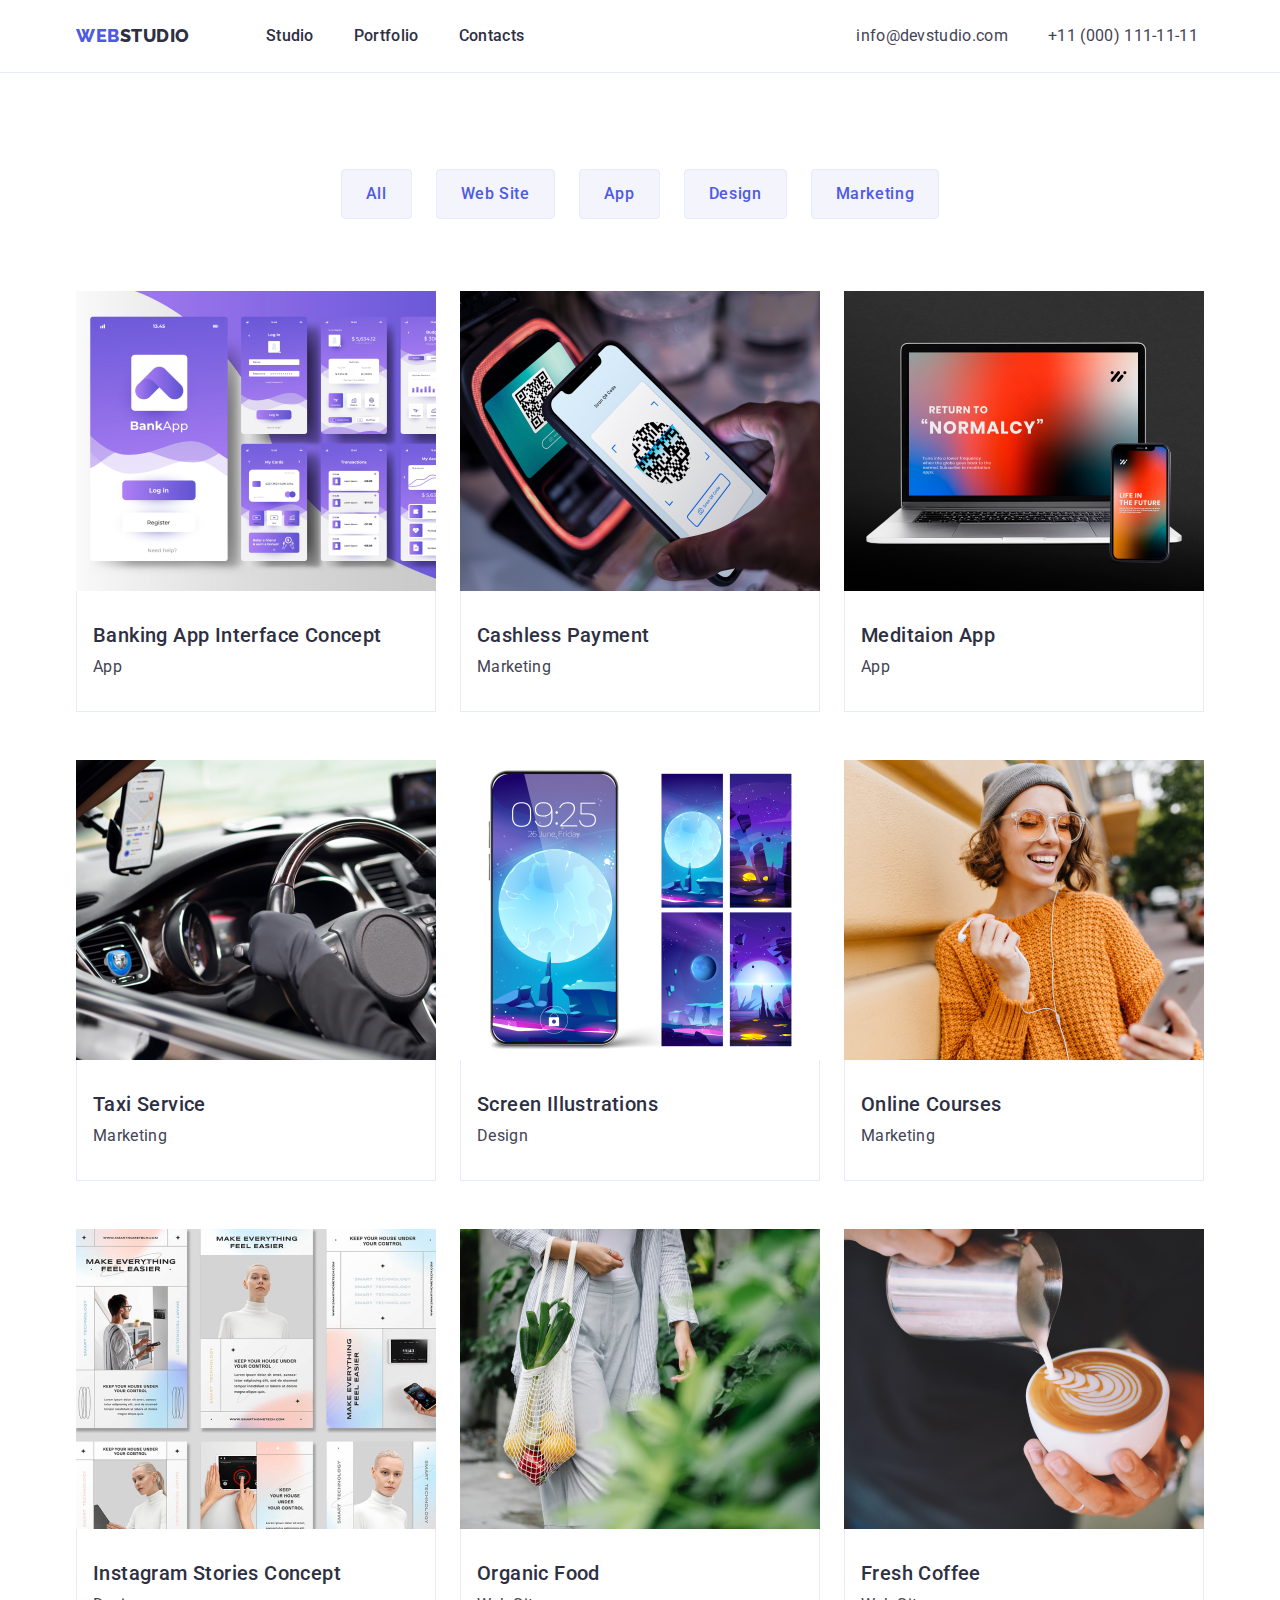
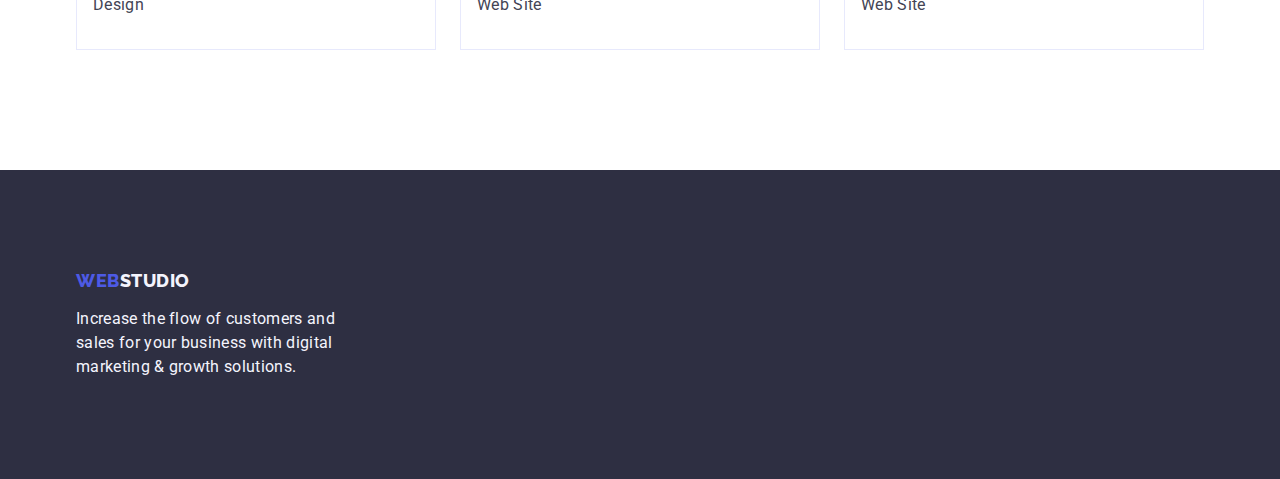
<file: portfolio.html>
<!DOCTYPE html>
<html lang="en">
<head>
    <meta charset="UTF-8">
    <meta name="viewport" content="width=device-width, initial-scale=1.0">
    <title>Document</title>
    <link rel="preconnect" href="https://fonts.googleapis.com" />
    <link rel="preconnect" href="https://fonts.gstatic.com" crossorigin>
    <link
        href="https://fonts.googleapis.com/css2?family=Raleway:wght@800&family=Roboto:wght@400;500;700;900&display=swap"
        rel="stylesheet" />
        <!-- Normalize -->
        <link rel="stylesheet" href="https://cdn.jsdelivr.net/npm/modern-normalize@2.0.0/modern-normalize.min.css">
    <link rel="stylesheet" href="./css/style.css" />
</head>
<body class="body">

     <!-- Heder-section-portfolio -->

  <header class="header">
  <div class="container header-container">
 <nav class="nav">
   <a class="logo" 
    href="./index.html">Web<span class="header-span">Studio</span></a>
     
    <ul class="header-section list">
     <li class="header-section-item"><a class="header-link link"
         href="./index.html">Studio</a></li>
     <li class="header-section-item"><a class="header-link link"
         href="./portfolio.html">Portfolio</a></li>
     <li class="header-section-item"><a class="header-link link"
         href="">Contacts</a></li>
 </ul>
  </nav>
 <address class="address">
   <ul class="header-addres list">
     <li class="header-addres-item">
       <a href="mailto:info@devstudio.com" class="tel link">info@devstudio.com</a>
     </li>
     <li class="header-addres-item">
       <a href="tel:+110001111111" class="tel link">+11 (000) 111-11-11</a>
     </li>
   </ul>
 </address>
</div>
</header>

<!-- section-page-navigation-->
<main class="main">
  <section class="section navigation">
    <div class="container">
       <h1 hidden class="visually-hidden">Portofolio</h1>
        <ul class="navigation-list list">
              <li class="navigation-item"><button type="button" class="filters-nav-btn">All</button></li>
              <li class="navigation-item"><button type="button" class="filters-nav-btn">Web Site</button></li>
              <li class="navigation-item"><button type="button" class="filters-nav-btn">App</button></li>
              <li class="navigation-item"><button type="button" class="filters-nav-btn">Design</button></li>
              <li class="navigation-item"><button type="button" class="filters-nav-btn">Marketing</button></li>
         </ul>
     
     <ul class="porto-list">
        <li class="porto-item">
          <a class="link" href="">
          <img src="./images/stage/img1.jpg" 
            alt="banking app" 
            width="360" 
            height="300"/>
        <div class="porto-container">
           <h2 class="porto-title">Banking App Interface Concept</h2>
           <p class="teame-section-work">App</p>
        </div>
      </a>
        </li>

        <li class="porto-item">
         <a class="link" href="">
          <img src="./images/stage/img2.jpg" 
             alt="cashless payment" 
             width="360" 
             height="300"/>
        <div class="porto-container">
            <h2 class="porto-title">Cashless Payment</h2>
              <p class="teame-section-work">Marketing</p> 
        </div>
      </a>
         </li>

       <li class="porto-item">
         <a class="link" href="">
           <img src="./images/stage/img3.jpg" 
             alt="meditation app" 
             width="360" 
             height="300"/>
        <div class="porto-container">
          <h2 class="porto-title">Meditaion App</h2>
          <p class="teame-section-work">App</p> 
        </div>
      </a>
        </li>

        <li class="porto-item">
          <a class="link" href="">
            <img src="./images/stage/img4.jpg" 
            alt="taxi service" 
            width="360" 
            height="300">
        <div class="porto-container">
          <h2 class="porto-title">Taxi Service</h2>
          <p class="teame-section-work">Marketing</p> 
        </div>
      </a>
        </li>

         <li class="porto-item">
           <a class="link" href="">
             <img src="./images/stage/img5.jpg" 
             alt="screen illustrations" 
             width="360" 
             height="300">
         <div class="porto-container">
            <h2 class="porto-title">Screen Illustrations</h2>
            <p class="teame-section-work">Design</p>
          </div>
        </a>
          </li>

          <li class="porto-item">
            <a class="link" href="">
              <img src="./images/stage/img6.jpg" 
              alt="Online Coursess" 
              width="360" 
              height="300">
          <div class="porto-container">
             <h2 class="porto-title">Online Courses</h2>
             <p class="teame-section-work">Marketing</p>
           </div>
          </a> 
          </li>

          <li class="porto-item">
           <a class="link" href="">
             <img src="./images/stage/img7.jpg" 
             alt="instagram sories concept" 
             width="360" 
             height="300">
          <div class="porto-container">
             <h2 class="porto-title">Instagram Stories Concept</h2>
            <p class="teame-section-work">Design</p>
          </div> 
        </a> 
          </li>

          <li class="porto-item">
            <a class="link" href="">
              <img src="./images/stage/img8.jpg" 
              alt="organic food" 
              width="360" 
              height="300">
          <div class="porto-container">
            <h2 class="porto-title">Organic Food</h2>
            <p class="teame-section-work">Web Site</p>
          </div> 
        </a>
          </li>

          <li class="porto-item">
            <a class="link" href="">
              <img src="./images/stage/img9.jpg" 
             alt="fresh coffee" 
              width="360" 
              height="300">
        <div class="porto-container">
          <h2 class="porto-title">Fresh Coffee</h2>
          <p class="teame-section-work">Web Site</p>
         </div> 
        </a>
        </li>
      </ul>
    </div>
  </section>
  </main>
<!-- foter-webstudio -->

  <footer class="footer">
    <div class="container">
     <a class="footer-logo link logo" href="./index.html">Web<span class="footer-light">Studio</span></a>
     <p class="footer-section-description">Increase the flow of customers and sales for your business with digital marketing & growth solutions.</p>
    </div>
  </footer>

  </body>
</file>
<file: css/style.css>
:root {
  --page-color: #ffffff;
  --logo-color: #4D5AE5;
  --hero-background: #2E2F42;
  --title-background: #f4f4fd;
  }
  
   /*Reset*/
  
   button {
    cursor: pointer;
  }
  
  a {
    text-decoration: none;
    color: currentColor;
  }
  
  img {
    display: block;
  }
  
  ul {
    margin: 0;
    padding: 0;
    list-style-type: none;
  }
  
  h1,h2,h3,h4,h5,h6,p {
    margin: 0;
  }
  
  
  .link {
    text-decoration: none;
    font-style: normal;
  }
    
  
  .list {
    list-style: none;
  }
  
  .container {
    width: 1158px;
    padding-left: 15px;
    padding-right: 15px;
    margin: 0 auto;
  }
  
  .section {
    padding-bottom: 120px;
  }
  
  .visually-hidden {
    position: absolute;
    width: 1px;
    height: 1px;
    margin: -1px;
    border: 0;
    padding: 0;
    white-space: nowrap;
    clip-path: inset(100%);
    clip: rect(0 0 0 0);
    overflow: hidden;
  }
  
  .body {
   font-family: 'Roboto', sans-serif;
   color: #434455;
   background-color: #FFFFFF;
  }
  
  
  
  /*--Header--*/
  
  .header {
    background-color: #ffffff;
    border-bottom: 1px solid #e7e9fc;
    padding: 24px 0;
  }
  
  
  .header-container {
    display: flex;
  }
  
  .nav {   
    display: flex;
    align-items: center;
  }
  
  .logo {
    font-family: "Raleway",sans-serif;
    color: var(--logo-color);
    font-weight: 800;
    font-size: 18px;
    line-height: 1.17;
    letter-spacing: 0.03em;
    text-transform: uppercase;
    display: flex;
    margin-right: 76px;
  }
  
  .header-span {
    color: #2E2F42;
  }
  .header-section {
    display: flex;
    flex-direction: row;
    align-items: flex-start;
    padding: 0px;
    gap: 40px;
  }
  
  .header-link {
    color:#2e2f42;
    padding: 24px 0;
  }
  
  .header-link:hover,
  .header-link:focus {
      color: #404BBF;
  }
  
  .list {
  }
  
  
  .header-section-item {   
    font-family: "Roboto",sans-serif;
    font-weight: 500;
    font-size: 16px;
    line-height: 1.5;
    letter-spacing: 0.02em;
    color: #2E2F42;
  }
  
  .address {
  }
  
  .header-addres {
    margin-left: 332px;
    display: flex;
    flex-direction: row;
    align-items: flex-start;
    padding: 0px;
    gap: 40px;
  }
  
  .header-addres-item {
  }
  
  .tel {
    font-weight: 400;
    font-size: 16px;
    line-height: 1.5;
    letter-spacing: 0.02em;
  }
  
  .address-link:hover,
  .address-link:focus {
    color: #404BBF;
  }
  
  .main {
  }
  
  .hero {
    max-width: 1440px; 
    margin: 0 auto;
    background-image: linear-gradient(rgba(46, 47, 66, 0.7),rgba(46, 47, 66, 0.7)), url(../images/people-office1.jpg) ;
    box-shadow: 0px 4px 4px 0px rgba(0, 0, 0, 0.25);
    background-repeat: no-repeat;
    background-position: center;
    background-size: auto, cover;
    background-color: var(--hero-background);
    padding: 188px 0;
  }
  
  .hero-section-title {
    font-family: "Roboto",sans-serif;
    font-weight: 700;
    font-size: 56px;
    text-align: center;
    line-height: 1.07;
    letter-spacing: 0.02em;
    color: #FFFFFF;
    max-width: 496px;
    margin:0% auto;
    margin-bottom: 48px;
  }
  
  .hero-section-btn {
    background: #4D5AE5;
    font-family: "Roboto", sans-serif;
    font-weight: 500;
    font-size: 16px;
    line-height: 1.5;
    letter-spacing: 0.04em;
    text-align: center;
    color: #FFFFFF;
    display: block;
    min-width: 169px;
    height: 56px;
    border: none;
    border-radius: 4px;
    margin:0% auto;
    padding: 16px 32px;
    transition: background-color 250ms cubic-bezier(0.4, 0, 0.2, 1);
      }
  
  .hero-section-btn:hover,
  .hero-section-btn:focus {
      background: #404BBF;
      
  }
  
  .icon {
    display: inline-block;
    width: 10em;
    height: 10em;
    stroke-width: 0;
    stroke: currentColor;
    fill: currentColor;
  }
  
  /* ==========================================
  Single-colored icons can be modified like so:
  .icon-name {
    font-size: 32px;
    color: red;
  }
  ========================================== */



  
  /*--Stategy--*/
  
  .strategy {
  padding: 120px 0 120px;
  }
  
  .strategy-section-item {
    
    flex-basis: calc((100% - 3 * 24px) / 4);
    transition: background-color 250ms cubic-bezier(0.4, 0, 0.2, 1);
  }
  
  .strategy-section-list {
    display: flex;
    gap: 24px;
    margin-right: 24px;
    margin-right: 0; 
  }
  
  .strategy-section-title {
    font-family: "Roboto", sans-serif;
    font-weight: 500;
    font-size: 20px;
    line-height: 1.2;
    letter-spacing: 0.02em;
    color: #2E2F42;
    margin-bottom: 8px;
  }
  .strategy-section-text {
    font-family: 'Roboto';
    font-weight: 400;
    font-size: 16px;
    line-height: 1.5;
    letter-spacing: 0.02em;
    color: #434455;
  }
   .develop {
    display: flex;
    justify-content: center;
    align-items: center;
    background-color: var(--title-background);
    border-radius: 4px;
    margin-bottom: 8px;
  }

  .develop-list {
    display: flex;
    justify-content: center;
    gap: 24px;
    margin-right: 24px;
    margin-right: 0;
  }

 
  .develop-icon {
    width: 64px;
    height: 64px;
    flex-shrink: 0;
  } 
  
  /*--Doing--*/
  
  .doing {
    padding-bottom: 120px;
  }

  .doing-section-title {
    font-family: "Roboto",sans-serif;
    font-weight: 700;
    font-size: 36px;
    line-height: 1.11;
    letter-spacing: 0.02em;
    text-align: center;
    text-transform: capitalize;
    color: #2E2F42;
    margin-bottom: 72px;
  }
  
  .doing-list {
    display: flex;
    gap: 24px;
    margin-right: 24px;
    margin-right: 0;
  }
  
  .doing-item {   
    width: calc((100% - 48px) / 3);  
  }
  
  .doing-img{
  
  }
  
  
  /*--Team--*/
  
  .team {
    background-color: #F4F4FD;
    padding: 120px 0;
  }
  
  .team-section-title {
    font-family: "Roboto",sans-serif;
    font-weight: 700;
    font-size: 36px;
    line-height: 1.11;
    letter-spacing: 0.02em;
    text-align: center;
    text-transform: capitalize;
    color: #2E2F42;
    background-color: #F4F4FD;
    margin-bottom: 72px;
  }
  
  .team-section-container {
    padding: 32px 16px;
  }
  
  .team-list {
    display: flex;
    gap: 24px;
  }
  
  .team-section-item {
    background-color: #FFFFFF;
    width: calc((100% - 72px) / 4);
    border-radius: 0px 0px 4px 4px;
  }
  
  .team-section-name {
    font-family: "Roboto",sans-serif;
    font-weight: 500;
    font-size: 20px;
    line-height: 1.2;
    letter-spacing: 0.02em;
    color: #2E2F42;
    background-color: #FFFFFF;
    text-align: center;
    margin-bottom: 8px
  }
  
  .teame-section-work {
    font-family: 'Roboto';
    font-weight: 400;
    font-size: 16px;
    line-height: 1.5;
    letter-spacing: 0.02em;
    color: #434455;
   }

  .team-image {
  }
  
  /*--Footer*/
  
  
  .footer {
    background-color: #2E2F42;
    padding: 100px 0;
  }
  
  .footer-logo {    
    display: inline-block;
    margin-bottom: 16px;
  }
  
  .footer-light {
    color: #F4F4FD;
  }
  
  .footer-section-description {
    font-family: "Roboto",sans-serif;
    font-weight: 400;
    font-size: 16px;
    line-height: 1.5;
    letter-spacing: 0.02em;
    color: #F4F4FD;
    max-width: 264px
  }
  
 /*--Navigation--*/

.main {
}
.navigation {
  padding-top: 96px;   
}

.navigation-list {
  display: flex;
  justify-content: center;
  gap: 24px;
  margin-bottom: 72px;
}

.navigation-item {
}

.filters-nav-btn {
  font-family: "Roboto", sans-serif;
  font-weight: 500;
  font-size: 16px;
  line-height: 1.5;
  letter-spacing: 0.04em;
  color: #4D5AE5;
  background-color: #F4F4FD;
  padding: 12px 24px 12px;
  border: 1px solid #e7e9fc;
  border-radius: 4px;
}

.filters-nav-btn:hover,
.filters-nav-btn:focus {
    color: #ffffff;
    background-color: #404BBF;
    border: 1px solid transparent;
}


.porto-list {
  display: flex;
  flex-wrap: wrap;
  column-gap: 24px;
  row-gap: 48px
}

.porto-item {
  width: calc((100% - 48px) / 3);
}

.porto-container {
  padding: 32px 16px;
  border: 1px solid #e7e9fc;
  border-top: none;
}

.porto-title {
  font-family: 'Roboto';
  font-style: normal;
  font-weight: 500;
  font-size: 20px;
  line-height: 1.2;
  letter-spacing: 0.02em;
  color: #2E2F42;
  margin-bottom: 8px
}

.teame-section-work {
  font-family: "Roboto",sans-serif;
  font-style: normal;
  font-weight: 400;
  font-size: 16px;
  line-height: 1.5;
  letter-spacing: 0.02em;
  color: #434455;
}

/* icon */


.client-list {
  display: flex;
  justify-content: center;
  gap: 24px;



}
.clients-item {

}
.clients-link {
  display: flex; 
   width: 168px;
  height: 88px;
  justify-content: center;
  align-items: center;

  border: 2px solid var(#8E8F99);
  border-radius: 2px;
}
.claients-icon {
  fill:#4D5AE5

}
</file>
